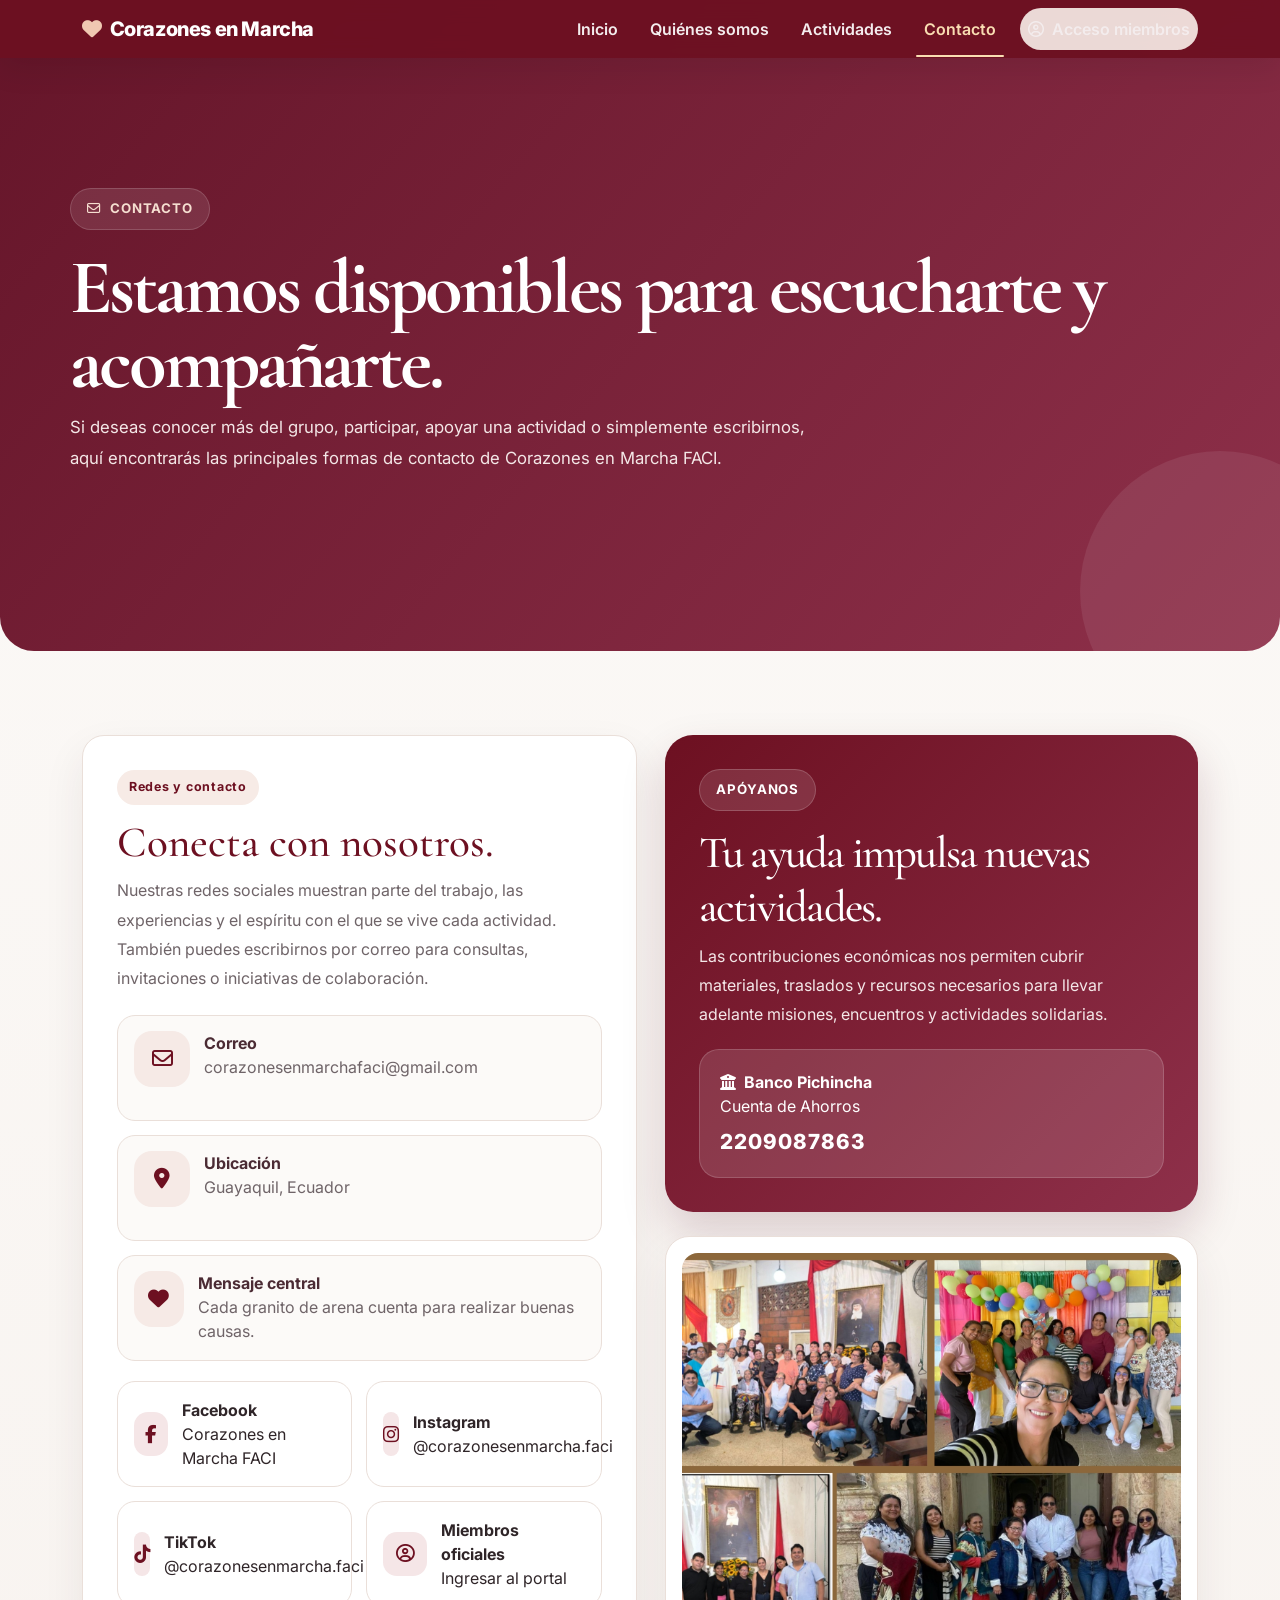
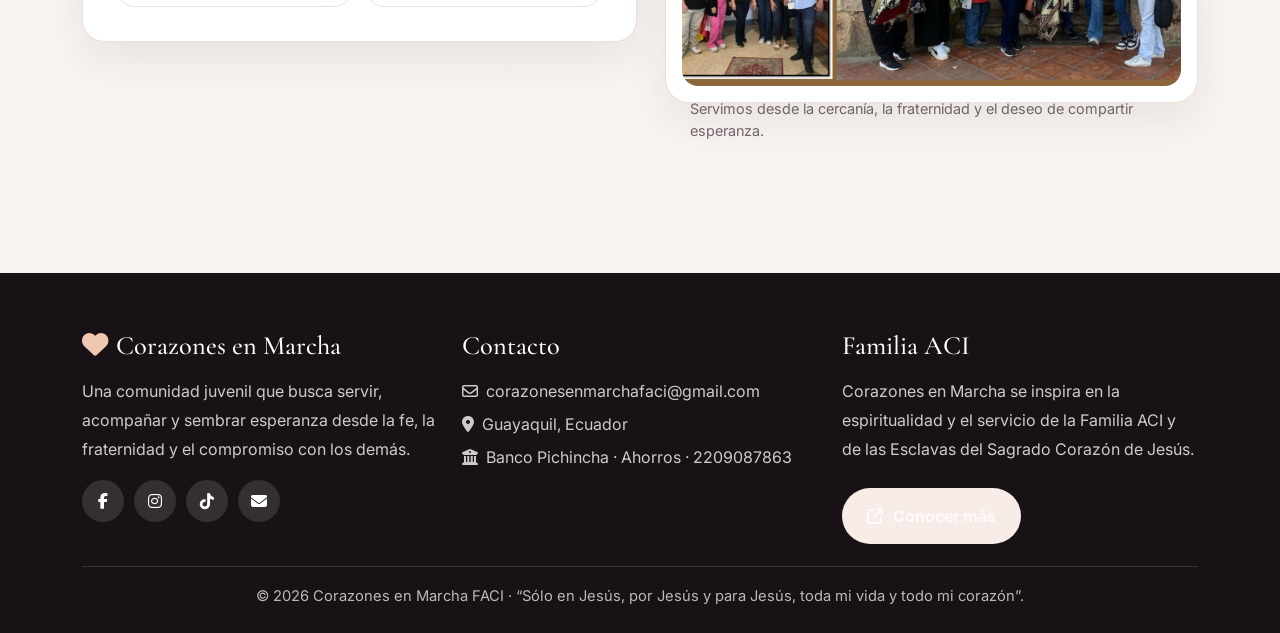
<file: CEM FACI V7 14-10-2026/contacto.html>
<!DOCTYPE html>
<html lang="es">
<head>
  
  <meta charset="UTF-8">
  <meta name="viewport" content="width=device-width, initial-scale=1.0">
  <link href="https://cdn.jsdelivr.net/npm/bootstrap@5.3.3/dist/css/bootstrap.min.css" rel="stylesheet">
  <link rel="stylesheet" href="https://cdnjs.cloudflare.com/ajax/libs/font-awesome/6.5.2/css/all.min.css">
  <link href="https://fonts.googleapis.com/css2?family=Cormorant+Garamond:wght@500;600;700&family=Inter:wght@300;400;500;600;700;800&family=Libre+Baskerville:wght@400;700&display=swap" rel="stylesheet">
  <link rel="stylesheet" href="premium-refine.css">

  <title>Corazones en Marcha FACI · Contacto</title>
</head>
<body>
  
<nav class="navbar navbar-expand-lg fixed-top site-nav navbar-dark">
  <div class="container">
    <a class="navbar-brand" href="index.html"><i class="fa-solid fa-heart me-2" style="color:#f0c8b2"></i>Corazones en Marcha</a>
    <button class="navbar-toggler" type="button" data-bs-toggle="collapse" data-bs-target="#menuPrincipal" aria-controls="menuPrincipal" aria-expanded="false" aria-label="Abrir menú">
      <span class="navbar-toggler-icon"></span>
    </button>
    <div class="collapse navbar-collapse" id="menuPrincipal">
      <ul class="navbar-nav ms-auto align-items-lg-center">
        <li class="nav-item"><a class="nav-link" href="index.html">Inicio</a></li>
        <li class="nav-item"><a class="nav-link" href="quienes-somos.html">Quiénes somos</a></li>
        <li class="nav-item"><a class="nav-link" href="actividades.html">Actividades</a></li>
        <li class="nav-item"><a class="nav-link active" href="contacto.html">Contacto</a></li>
        <li class="nav-item"><a class="nav-link login-chip" href="acceso.html"><i class="fa-regular fa-circle-user me-1"></i> Acceso miembros</a></li>
      </ul>
    </div>
  </div>
</nav>


  <header class="page-hero">
    <div class="container hero-wrap">
      <span class="hero-kicker"><i class="fa-regular fa-envelope"></i> Contacto</span>
      <h1>Estamos disponibles para escucharte y acompañarte.</h1>
      <p>Si deseas conocer más del grupo, participar, apoyar una actividad o simplemente escribirnos, aquí encontrarás las principales formas de contacto de Corazones en Marcha FACI.</p>
    </div>
  </header>

  <section class="section-space">
    <div class="container">
      <div class="contact-grid">
        <article class="contact-card-refined">
          <span class="eyebrow-soft">Redes y contacto</span>
          <h3 style="font-family:'Cormorant Garamond',serif;font-size:2.7rem;color:var(--brand)">Conecta con nosotros.</h3>
          <p class="contact-text">Nuestras redes sociales muestran parte del trabajo, las experiencias y el espíritu con el que se vive cada actividad. También puedes escribirnos por correo para consultas, invitaciones o iniciativas de colaboración.</p>

          <div class="contact-list">
            <div class="contact-item"><div class="contact-icon-badge"><i class="fa-regular fa-envelope"></i></div><div><strong>Correo</strong><a href="mailto:corazonesenmarchafaci@gmail.com">corazonesenmarchafaci@gmail.com</a></div></div>
            <div class="contact-item"><div class="contact-icon-badge"><i class="fa-solid fa-location-dot"></i></div><div><strong>Ubicación</strong><span>Guayaquil, Ecuador</span></div></div>
            <div class="contact-item"><div class="contact-icon-badge"><i class="fa-solid fa-heart"></i></div><div><strong>Mensaje central</strong><span>Cada granito de arena cuenta para realizar buenas causas.</span></div></div>
          </div>

          <div class="social-grid">
            <a class="social-card" href="https://www.facebook.com/profile.php?id=61576822238864" target="_blank"><i class="fa-brands fa-facebook-f"></i><div><strong>Facebook</strong><div>Corazones en Marcha FACI</div></div></a>
            <a class="social-card" href="https://www.instagram.com/corazonesenmarcha.faci" target="_blank"><i class="fa-brands fa-instagram"></i><div><strong>Instagram</strong><div>@corazonesenmarcha.faci</div></div></a>
            <a class="social-card" href="https://www.tiktok.com/@corazonesenmarcha.faci" target="_blank"><i class="fa-brands fa-tiktok"></i><div><strong>TikTok</strong><div>@corazonesenmarcha.faci</div></div></a>
            <a class="social-card" href="acceso.html"><i class="fa-regular fa-circle-user"></i><div><strong>Miembros oficiales</strong><div>Ingresar al portal</div></div></a>
          </div>
        </article>

        <div class="d-grid gap-4">
          <aside class="donation-panel">
            <span class="mini-kicker" style="background:rgba(255,255,255,.12);border-color:rgba(255,255,255,.18);color:#fff">Apóyanos</span>
            <h2 style="font-family:'Cormorant Garamond',serif;font-size:2.8rem;letter-spacing:-.04em;margin:16px 0 8px">Tu ayuda impulsa nuevas actividades.</h2>
            <p>Las contribuciones económicas nos permiten cubrir materiales, traslados y recursos necesarios para llevar adelante misiones, encuentros y actividades solidarias.</p>
            <div class="bank-box">
              <div><i class="fa-solid fa-building-columns me-2"></i><strong>Banco Pichincha</strong></div>
              <div>Cuenta de Ahorros</div>
              <div class="account-number mt-2">2209087863</div>
            </div>
          </aside>

          <figure class="image-side-card">
            <img src="img/COLLAGE 1.jpg" alt="Integrantes de Corazones en Marcha">
            <figcaption>Servimos desde la cercanía, la fraternidad y el deseo de compartir esperanza.</figcaption>
          </figure>
        </div>
      </div>
    </div>
  </section>

  
<footer class="footer-refined">
  <div class="container">
    <div class="row g-4">
      <div class="col-lg-4">
        <h5><i class="fa-solid fa-heart me-2" style="color:#f0c8b2"></i>Corazones en Marcha</h5>
        <p>Una comunidad juvenil que busca servir, acompañar y sembrar esperanza desde la fe, la fraternidad y el compromiso con los demás.</p>
        <div class="footer-social mt-3">
          <a href="https://www.facebook.com/profile.php?id=61576822238864" target="_blank" aria-label="Facebook"><i class="fa-brands fa-facebook-f"></i></a>
          <a href="https://www.instagram.com/corazonesenmarcha.faci" target="_blank" aria-label="Instagram"><i class="fa-brands fa-instagram"></i></a>
          <a href="https://www.tiktok.com/@corazonesenmarcha.faci" target="_blank" aria-label="TikTok"><i class="fa-brands fa-tiktok"></i></a>
          <a href="mailto:corazonesenmarchafaci@gmail.com" aria-label="Correo"><i class="fa-solid fa-envelope"></i></a>
        </div>
      </div>
      <div class="col-lg-4">
        <h5>Contacto</h5>
        <p class="mb-1"><i class="fa-regular fa-envelope me-2"></i>corazonesenmarchafaci@gmail.com</p>
        <p class="mb-1"><i class="fa-solid fa-location-dot me-2"></i>Guayaquil, Ecuador</p>
        <p class="mb-0"><i class="fa-solid fa-building-columns me-2"></i>Banco Pichincha · Ahorros · 2209087863</p>
      </div>
      <div class="col-lg-4">
        <h5>Familia ACI</h5>
        <p>Corazones en Marcha se inspira en la espiritualidad y el servicio de la Familia ACI y de las Esclavas del Sagrado Corazón de Jesús.</p>
        <a href="https://www.familiaaci.com/" target="_blank" class="btn-soft mt-2"><i class="fa-solid fa-arrow-up-right-from-square"></i> Conocer más</a>
      </div>
    </div>
    <div class="footer-bottom text-center">© 2026 Corazones en Marcha FACI · “Sólo en Jesús, por Jesús y para Jesús, toda mi vida y todo mi corazón”.</div>
  </div>
</footer>

  <script src="https://cdn.jsdelivr.net/npm/bootstrap@5.3.3/dist/js/bootstrap.bundle.min.js"></script>
</body>
</html>
</file>
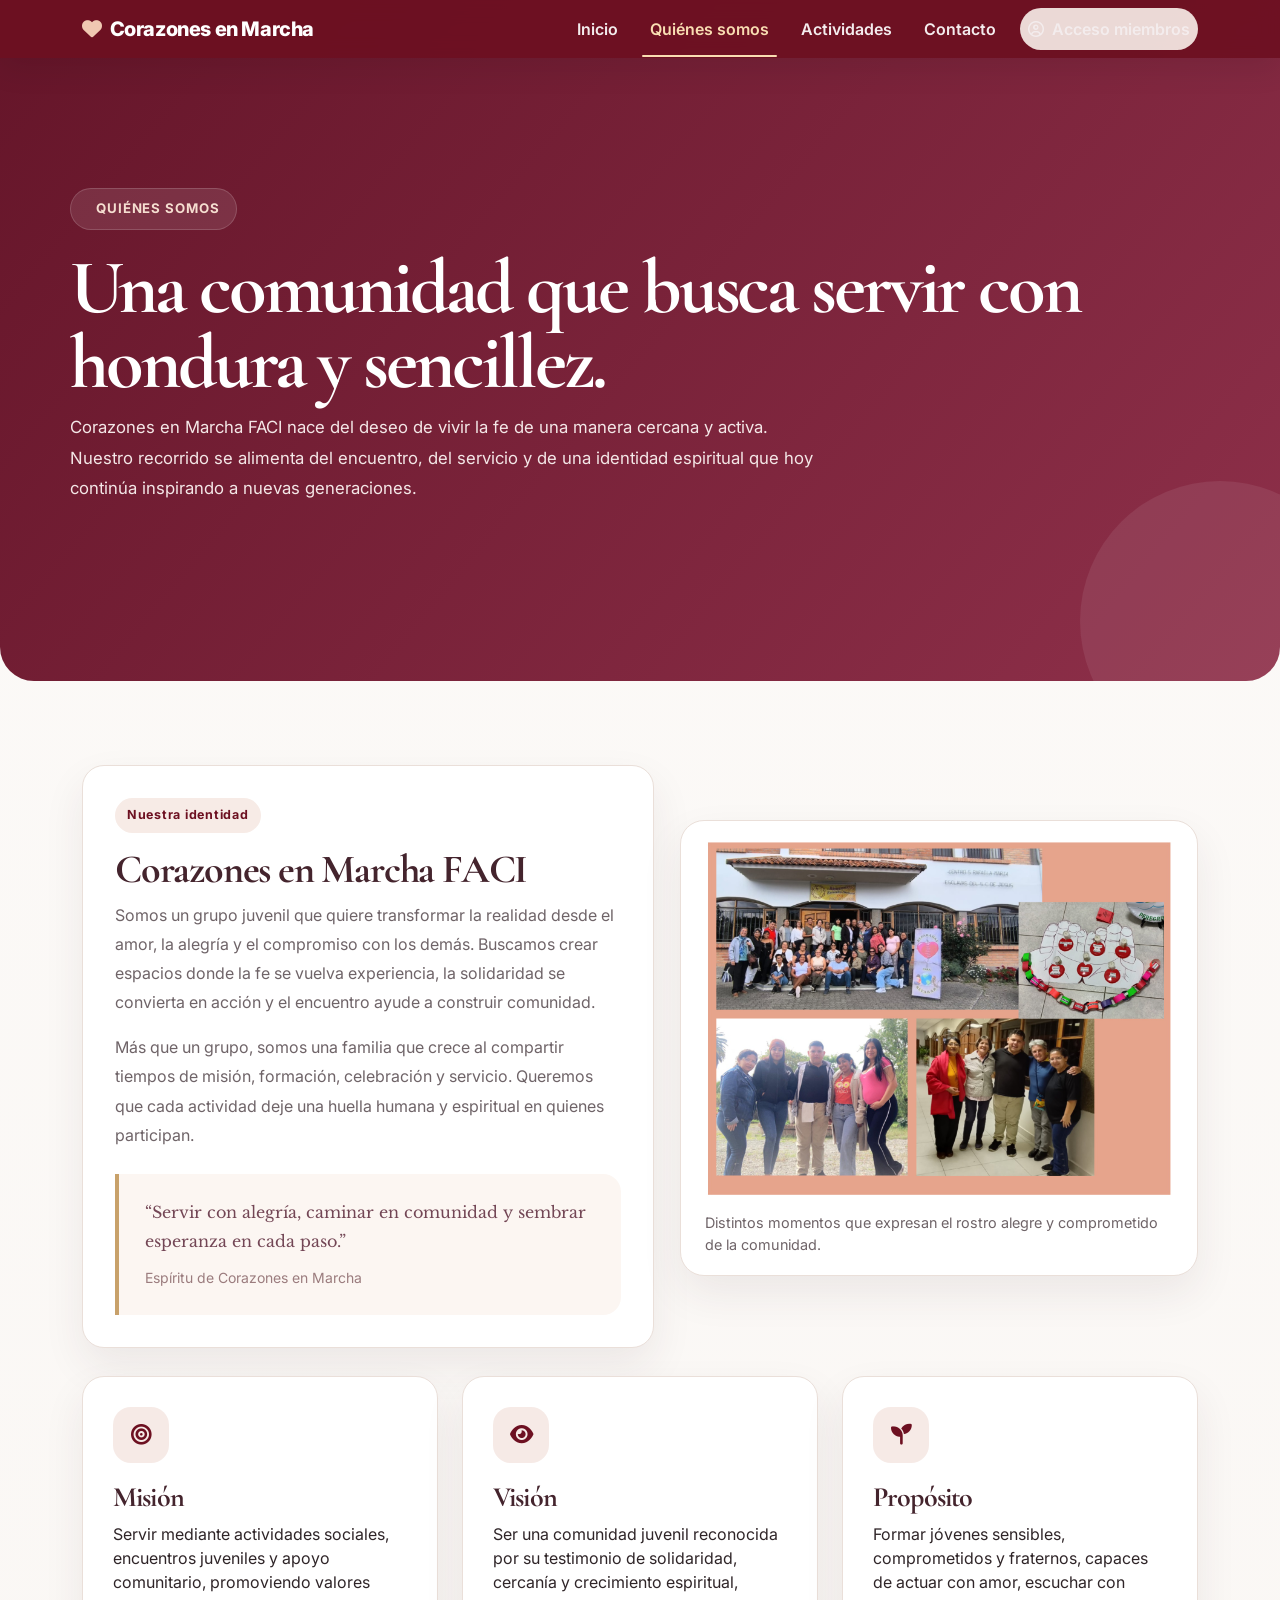
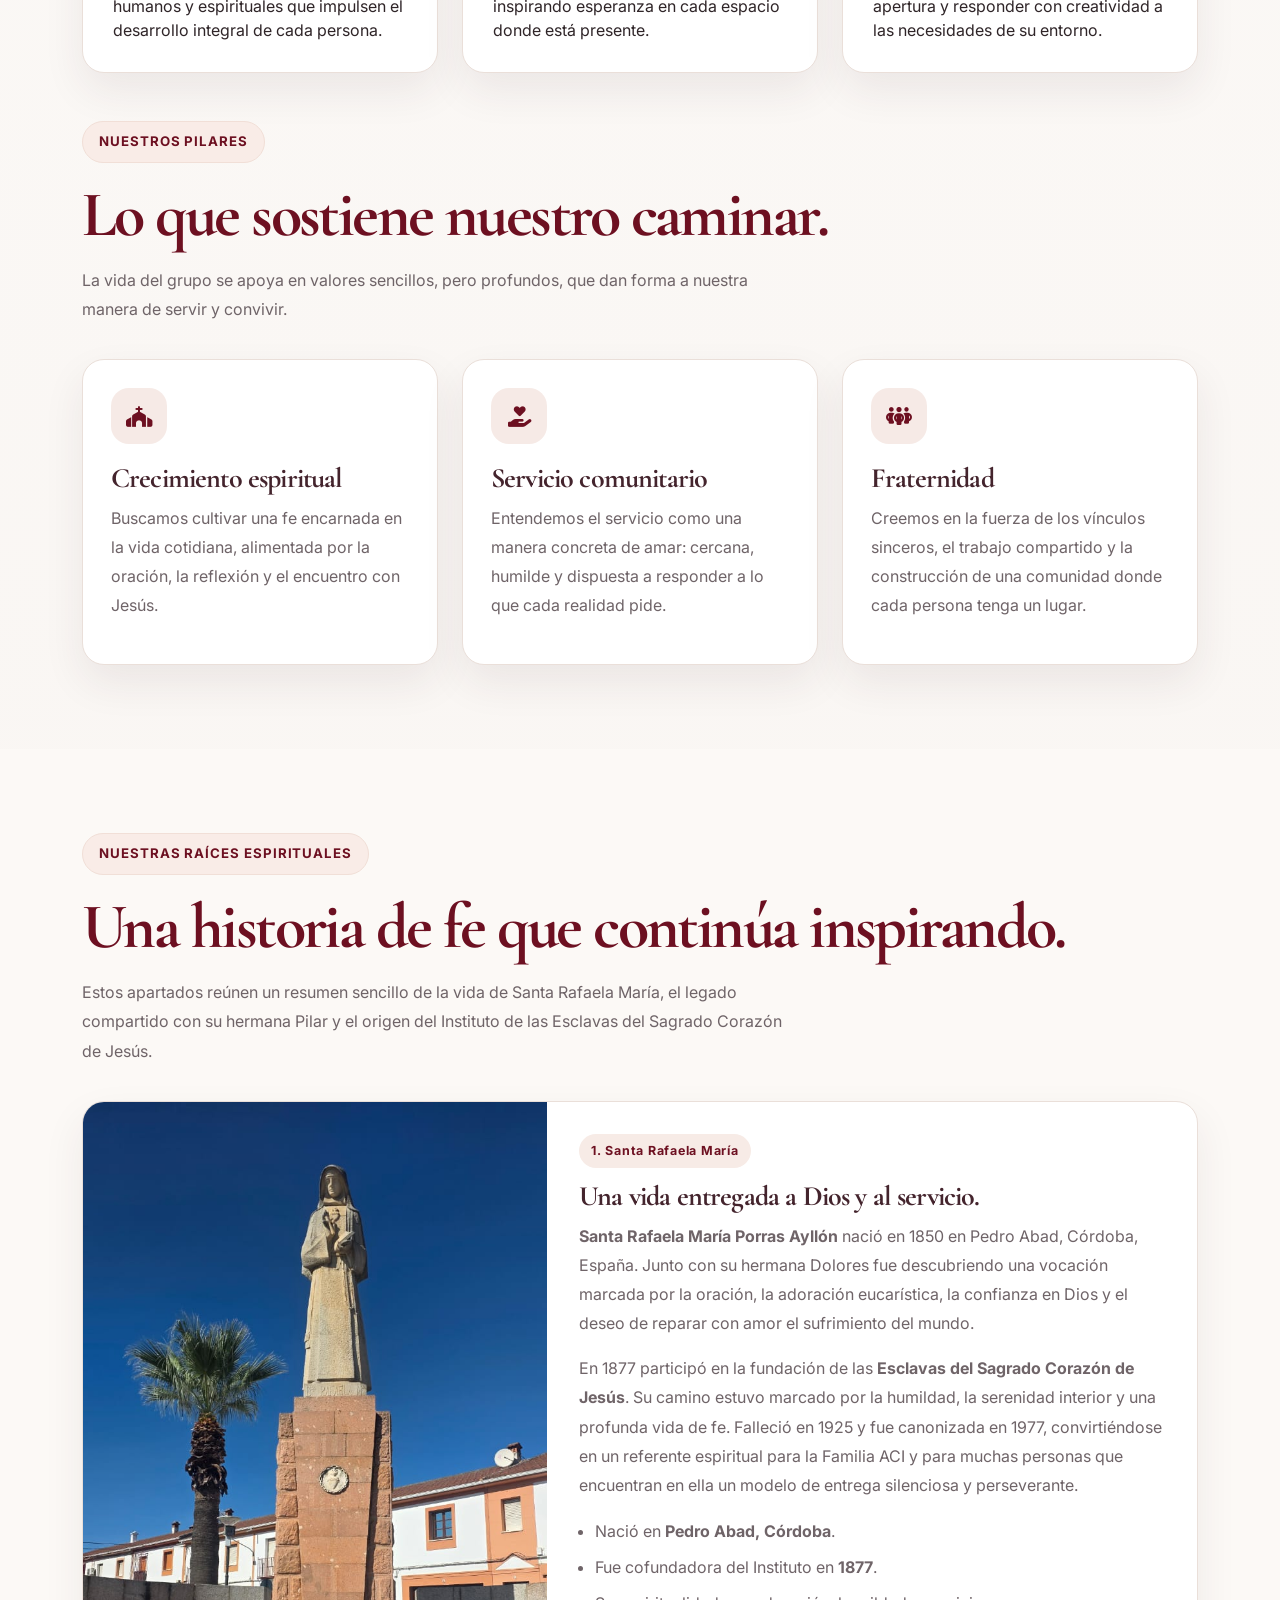
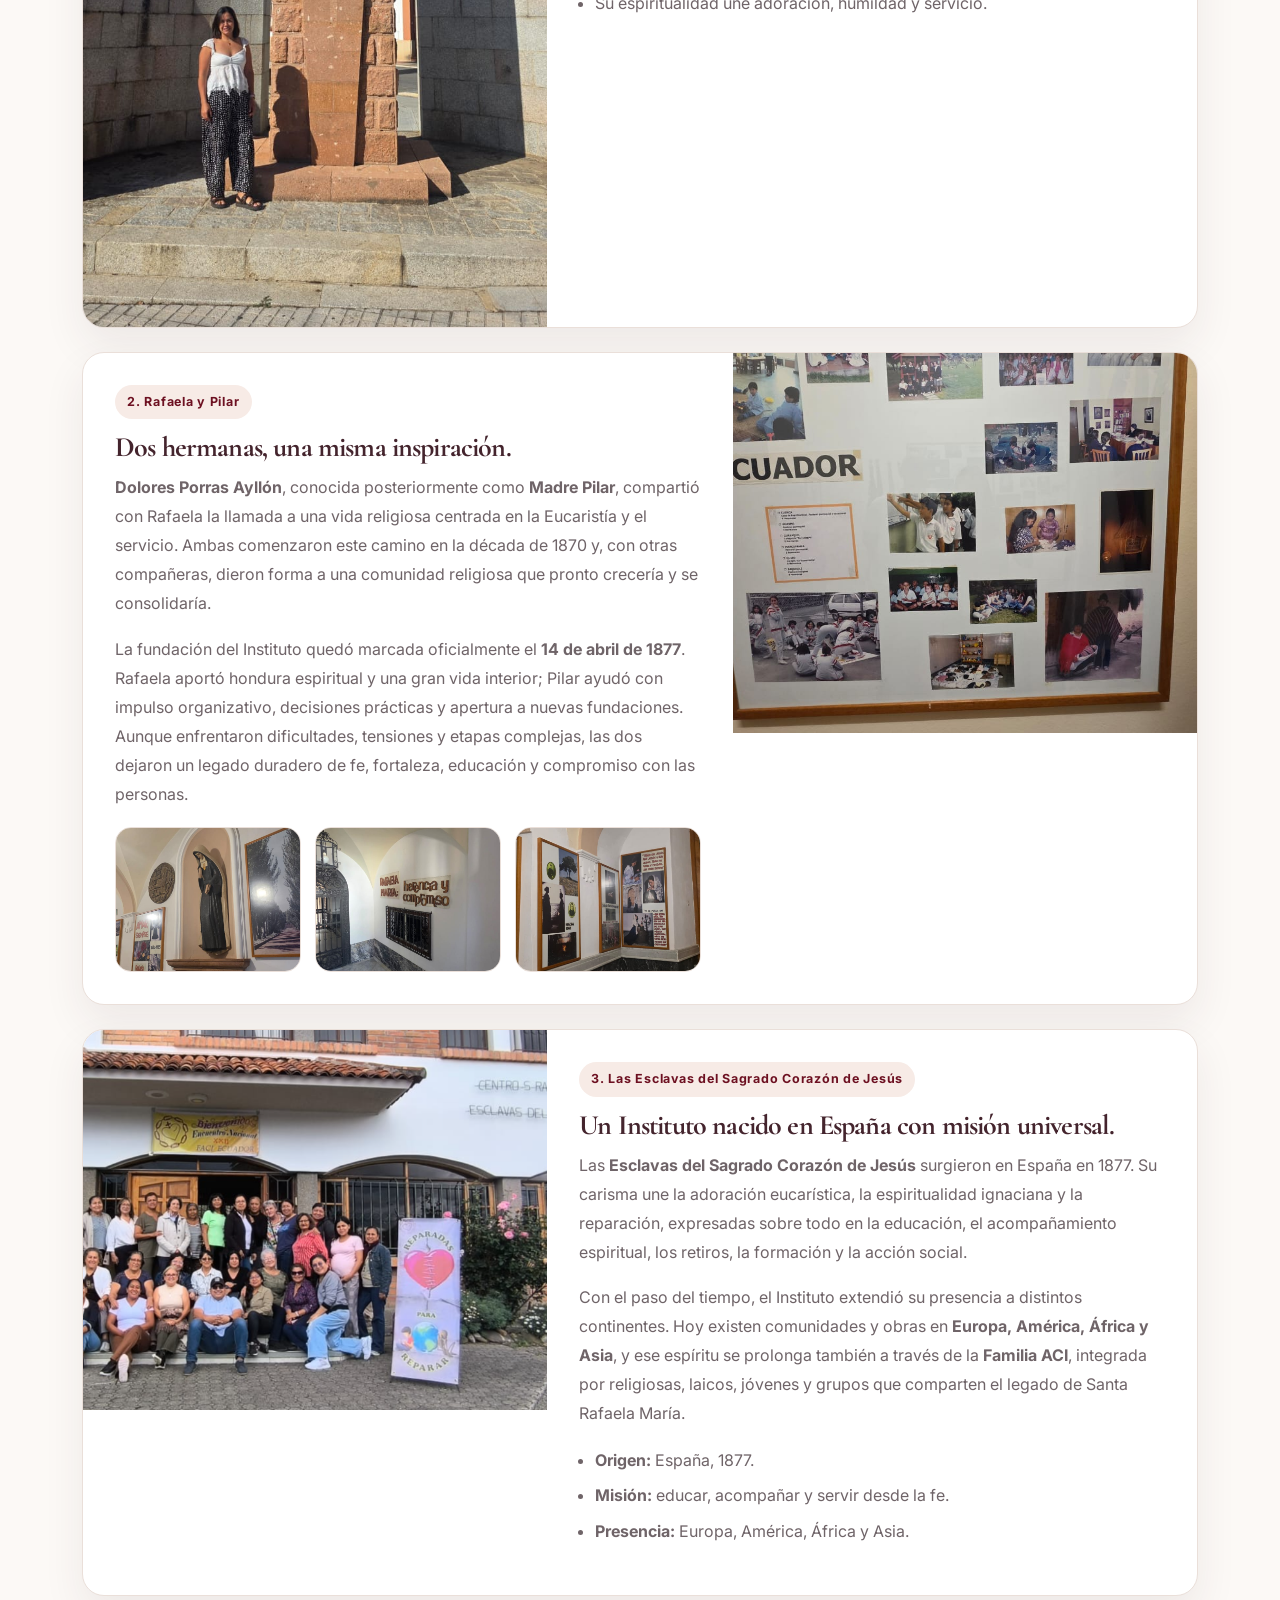
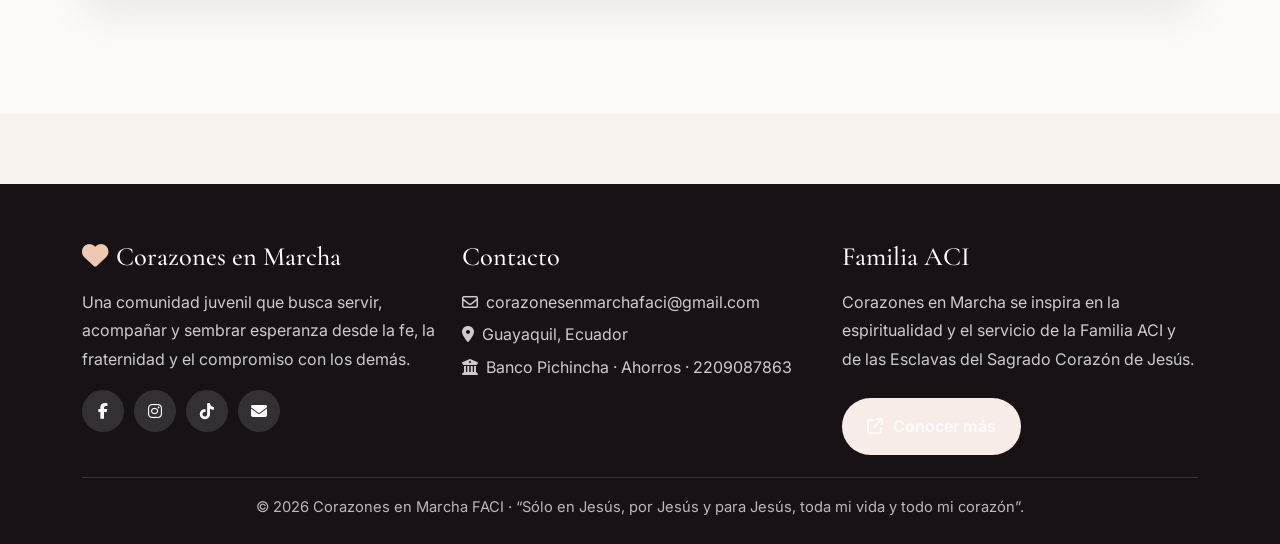
<file: CEM FACI V7 14-10-2026/quienes-somos.html>
<!DOCTYPE html>
<html lang="es">
<head>
  
  <meta charset="UTF-8">
  <meta name="viewport" content="width=device-width, initial-scale=1.0">
  <link href="https://cdn.jsdelivr.net/npm/bootstrap@5.3.3/dist/css/bootstrap.min.css" rel="stylesheet">
  <link rel="stylesheet" href="https://cdnjs.cloudflare.com/ajax/libs/font-awesome/6.5.2/css/all.min.css">
  <link href="https://fonts.googleapis.com/css2?family=Cormorant+Garamond:wght@500;600;700&family=Inter:wght@300;400;500;600;700;800&family=Libre+Baskerville:wght@400;700&display=swap" rel="stylesheet">
  <link rel="stylesheet" href="premium-refine.css">

  <title>Corazones en Marcha FACI · Quiénes somos</title>
</head>
<body>
  
<nav class="navbar navbar-expand-lg fixed-top site-nav navbar-dark">
  <div class="container">
    <a class="navbar-brand" href="index.html"><i class="fa-solid fa-heart me-2" style="color:#f0c8b2"></i>Corazones en Marcha</a>
    <button class="navbar-toggler" type="button" data-bs-toggle="collapse" data-bs-target="#menuPrincipal" aria-controls="menuPrincipal" aria-expanded="false" aria-label="Abrir menú">
      <span class="navbar-toggler-icon"></span>
    </button>
    <div class="collapse navbar-collapse" id="menuPrincipal">
      <ul class="navbar-nav ms-auto align-items-lg-center">
        <li class="nav-item"><a class="nav-link" href="index.html">Inicio</a></li>
        <li class="nav-item"><a class="nav-link active" href="quienes-somos.html">Quiénes somos</a></li>
        <li class="nav-item"><a class="nav-link" href="actividades.html">Actividades</a></li>
        <li class="nav-item"><a class="nav-link" href="contacto.html">Contacto</a></li>
        <li class="nav-item"><a class="nav-link login-chip" href="acceso.html"><i class="fa-regular fa-circle-user me-1"></i> Acceso miembros</a></li>
      </ul>
    </div>
  </div>
</nav>


  <header class="page-hero">
    <div class="container hero-wrap">
      <span class="hero-kicker"><i class="fa-solid fa-book-open-heart"></i> Quiénes somos</span>
      <h1>Una comunidad que busca servir con hondura y sencillez.</h1>
      <p>Corazones en Marcha FACI nace del deseo de vivir la fe de una manera cercana y activa. Nuestro recorrido se alimenta del encuentro, del servicio y de una identidad espiritual que hoy continúa inspirando a nuevas generaciones.</p>
    </div>
  </header>

  <section class="section-space">
    <div class="container">
      <div class="timeline-row">
        <div class="history-card">
          <div class="history-content">
            <span class="eyebrow-soft">Nuestra identidad</span>
            <h3 style="font-size:2.5rem">Corazones en Marcha FACI</h3>
            <p>Somos un grupo juvenil que quiere transformar la realidad desde el amor, la alegría y el compromiso con los demás. Buscamos crear espacios donde la fe se vuelva experiencia, la solidaridad se convierta en acción y el encuentro ayude a construir comunidad.</p>
            <p>Más que un grupo, somos una familia que crece al compartir tiempos de misión, formación, celebración y servicio. Queremos que cada actividad deje una huella humana y espiritual en quienes participan.</p>
            <div class="quote-strip mt-4">“Servir con alegría, caminar en comunidad y sembrar esperanza en cada paso.”<small>Espíritu de Corazones en Marcha</small></div>
          </div>
        </div>
        <figure class="image-side-card">
          <img src="img/COLLAGE-3.jpg" alt="Corazones en Marcha FACI en diferentes actividades">
          <figcaption>Distintos momentos que expresan el rostro alegre y comprometido de la comunidad.</figcaption>
        </figure>
      </div>

      <div class="mission-grid mt-4">
        <article class="value-card-refined">
          <div class="value-icon-refined"><i class="fa-solid fa-bullseye"></i></div>
          <h3>Misión</h3>
          <p>Servir mediante actividades sociales, encuentros juveniles y apoyo comunitario, promoviendo valores humanos y espirituales que impulsen el desarrollo integral de cada persona.</p>
        </article>
        <article class="value-card-refined">
          <div class="value-icon-refined"><i class="fa-solid fa-eye"></i></div>
          <h3>Visión</h3>
          <p>Ser una comunidad juvenil reconocida por su testimonio de solidaridad, cercanía y crecimiento espiritual, inspirando esperanza en cada espacio donde está presente.</p>
        </article>
        <article class="value-card-refined">
          <div class="value-icon-refined"><i class="fa-solid fa-seedling"></i></div>
          <h3>Propósito</h3>
          <p>Formar jóvenes sensibles, comprometidos y fraternos, capaces de actuar con amor, escuchar con apertura y responder con creatividad a las necesidades de su entorno.</p>
        </article>
      </div>

      <div class="section-heading mt-5">
        <span class="mini-kicker">Nuestros pilares</span>
        <h2>Lo que sostiene nuestro caminar.</h2>
        <p>La vida del grupo se apoya en valores sencillos, pero profundos, que dan forma a nuestra manera de servir y convivir.</p>
      </div>
      <div class="story-grid">
        <article class="story-card">
          <div class="icon-badge"><i class="fa-solid fa-church"></i></div>
          <h3>Crecimiento espiritual</h3>
          <p>Buscamos cultivar una fe encarnada en la vida cotidiana, alimentada por la oración, la reflexión y el encuentro con Jesús.</p>
        </article>
        <article class="story-card">
          <div class="icon-badge"><i class="fa-solid fa-hand-holding-heart"></i></div>
          <h3>Servicio comunitario</h3>
          <p>Entendemos el servicio como una manera concreta de amar: cercana, humilde y dispuesta a responder a lo que cada realidad pide.</p>
        </article>
        <article class="story-card">
          <div class="icon-badge"><i class="fa-solid fa-people-group"></i></div>
          <h3>Fraternidad</h3>
          <p>Creemos en la fuerza de los vínculos sinceros, el trabajo compartido y la construcción de una comunidad donde cada persona tenga un lugar.</p>
        </article>
      </div>
    </div>
  </section>

  <section class="section-space section-soft" id="nuestras-raices">
    <div class="container">
      <div class="section-heading">
        <span class="mini-kicker">Nuestras raíces espirituales</span>
        <h2>Una historia de fe que continúa inspirando.</h2>
        <p>Estos apartados reúnen un resumen sencillo de la vida de Santa Rafaela María, el legado compartido con su hermana Pilar y el origen del Instituto de las Esclavas del Sagrado Corazón de Jesús.</p>
      </div>

      <article class="history-card activity-highlight mb-4" id="santa-rafaela">
        <div class="row g-0 align-items-stretch">
          <div class="col-lg-5 history-media"><img src="img/CASA RAFAELA EN PEDRO ABAD 6.jpeg" alt="Casa de Santa Rafaela María en Pedro Abad"></div>
          <div class="col-lg-7 history-content">
            <span class="eyebrow-soft">1. Santa Rafaela María</span>
            <h3>Una vida entregada a Dios y al servicio.</h3>
            <p><strong>Santa Rafaela María Porras Ayllón</strong> nació en 1850 en Pedro Abad, Córdoba, España. Junto con su hermana Dolores fue descubriendo una vocación marcada por la oración, la adoración eucarística, la confianza en Dios y el deseo de reparar con amor el sufrimiento del mundo.</p>
            <p>En 1877 participó en la fundación de las <strong>Esclavas del Sagrado Corazón de Jesús</strong>. Su camino estuvo marcado por la humildad, la serenidad interior y una profunda vida de fe. Falleció en 1925 y fue canonizada en 1977, convirtiéndose en un referente espiritual para la Familia ACI y para muchas personas que encuentran en ella un modelo de entrega silenciosa y perseverante.</p>
            <ul class="soft-list">
              <li>Nació en <strong>Pedro Abad, Córdoba</strong>.</li>
              <li>Fue cofundadora del Instituto en <strong>1877</strong>.</li>
              <li>Su espiritualidad une adoración, humildad y servicio.</li>
            </ul>
          </div>
        </div>
      </article>

      <article class="history-card activity-highlight mb-4" id="legado-hermanas">
        <div class="row g-0 align-items-stretch flex-lg-row-reverse">
          <div class="col-lg-5 history-media"><img src="img/CASA RAFAELA EN PEDRO ABAD 1.jpeg" alt="Espacio vinculado a la memoria de Santa Rafaela y Madre Pilar"></div>
          <div class="col-lg-7 history-content">
            <span class="eyebrow-soft">2. Rafaela y Pilar</span>
            <h3>Dos hermanas, una misma inspiración.</h3>
            <p><strong>Dolores Porras Ayllón</strong>, conocida posteriormente como <strong>Madre Pilar</strong>, compartió con Rafaela la llamada a una vida religiosa centrada en la Eucaristía y el servicio. Ambas comenzaron este camino en la década de 1870 y, con otras compañeras, dieron forma a una comunidad religiosa que pronto crecería y se consolidaría.</p>
            <p>La fundación del Instituto quedó marcada oficialmente el <strong>14 de abril de 1877</strong>. Rafaela aportó hondura espiritual y una gran vida interior; Pilar ayudó con impulso organizativo, decisiones prácticas y apertura a nuevas fundaciones. Aunque enfrentaron dificultades, tensiones y etapas complejas, las dos dejaron un legado duradero de fe, fortaleza, educación y compromiso con las personas.</p>
            <div class="gallery-strip">
              <img src="img/CASA RAFAELA EN PEDRO ABAD 2.jpeg" alt="Casa de Rafaela 2">
              <img src="img/CASA RAFAELA EN PEDRO ABAD 3.jpeg" alt="Casa de Rafaela 3">
              <img src="img/CASA RAFAELA EN PEDRO ABAD 5.jpeg" alt="Casa de Rafaela 5">
            </div>
          </div>
        </div>
      </article>

      <article class="history-card activity-highlight" id="esclavas-aci">
        <div class="row g-0 align-items-stretch">
          <div class="col-lg-5 history-media"><img src="img/ENCUENTRO GRUPO FACI NACIONAL 2025.png" alt="Familia ACI en encuentro comunitario"></div>
          <div class="col-lg-7 history-content">
            <span class="eyebrow-soft">3. Las Esclavas del Sagrado Corazón de Jesús</span>
            <h3>Un Instituto nacido en España con misión universal.</h3>
            <p>Las <strong>Esclavas del Sagrado Corazón de Jesús</strong> surgieron en España en 1877. Su carisma une la adoración eucarística, la espiritualidad ignaciana y la reparación, expresadas sobre todo en la educación, el acompañamiento espiritual, los retiros, la formación y la acción social.</p>
            <p>Con el paso del tiempo, el Instituto extendió su presencia a distintos continentes. Hoy existen comunidades y obras en <strong>Europa, América, África y Asia</strong>, y ese espíritu se prolonga también a través de la <strong>Familia ACI</strong>, integrada por religiosas, laicos, jóvenes y grupos que comparten el legado de Santa Rafaela María.</p>
            <ul class="soft-list">
              <li><strong>Origen:</strong> España, 1877.</li>
              <li><strong>Misión:</strong> educar, acompañar y servir desde la fe.</li>
              <li><strong>Presencia:</strong> Europa, América, África y Asia.</li>
            </ul>
          </div>
        </div>
      </article>
    </div>
  </section>

  
<footer class="footer-refined">
  <div class="container">
    <div class="row g-4">
      <div class="col-lg-4">
        <h5><i class="fa-solid fa-heart me-2" style="color:#f0c8b2"></i>Corazones en Marcha</h5>
        <p>Una comunidad juvenil que busca servir, acompañar y sembrar esperanza desde la fe, la fraternidad y el compromiso con los demás.</p>
        <div class="footer-social mt-3">
          <a href="https://www.facebook.com/profile.php?id=61576822238864" target="_blank" aria-label="Facebook"><i class="fa-brands fa-facebook-f"></i></a>
          <a href="https://www.instagram.com/corazonesenmarcha.faci" target="_blank" aria-label="Instagram"><i class="fa-brands fa-instagram"></i></a>
          <a href="https://www.tiktok.com/@corazonesenmarcha.faci" target="_blank" aria-label="TikTok"><i class="fa-brands fa-tiktok"></i></a>
          <a href="mailto:corazonesenmarchafaci@gmail.com" aria-label="Correo"><i class="fa-solid fa-envelope"></i></a>
        </div>
      </div>
      <div class="col-lg-4">
        <h5>Contacto</h5>
        <p class="mb-1"><i class="fa-regular fa-envelope me-2"></i>corazonesenmarchafaci@gmail.com</p>
        <p class="mb-1"><i class="fa-solid fa-location-dot me-2"></i>Guayaquil, Ecuador</p>
        <p class="mb-0"><i class="fa-solid fa-building-columns me-2"></i>Banco Pichincha · Ahorros · 2209087863</p>
      </div>
      <div class="col-lg-4">
        <h5>Familia ACI</h5>
        <p>Corazones en Marcha se inspira en la espiritualidad y el servicio de la Familia ACI y de las Esclavas del Sagrado Corazón de Jesús.</p>
        <a href="https://www.familiaaci.com/" target="_blank" class="btn-soft mt-2"><i class="fa-solid fa-arrow-up-right-from-square"></i> Conocer más</a>
      </div>
    </div>
    <div class="footer-bottom text-center">© 2026 Corazones en Marcha FACI · “Sólo en Jesús, por Jesús y para Jesús, toda mi vida y todo mi corazón”.</div>
  </div>
</footer>

  <script src="https://cdn.jsdelivr.net/npm/bootstrap@5.3.3/dist/js/bootstrap.bundle.min.js"></script>
</body>
</html>
</file>
<file: CEM FACI V7 14-10-2026/premium-refine.css>
:root{
  --bg:#f7f2ee;
  --bg-soft:#fcf9f6;
  --surface:#ffffff;
  --surface-2:#fbf7f3;
  --ink:#2f2528;
  --muted:#6f6468;
  --brand:#6d1021;
  --brand-2:#8d2740;
  --accent:#c8a16a;
  --line:#eadfd9;
  --shadow:0 18px 42px rgba(68,34,45,.08);
  --radius-xl:30px;
  --radius-lg:22px;
  --radius-md:16px;
}
*{box-sizing:border-box}
html{scroll-behavior:smooth}
body{
  margin:0;
  font-family:'Inter',system-ui,sans-serif;
  color:var(--ink);
  background:linear-gradient(180deg,#fcfaf8 0%,#f7f2ee 100%);
  overflow-x:hidden;
}
a{text-decoration:none}
img{max-width:100%;display:block}
.section-space{padding:84px 0}
.section-space-sm{padding:60px 0}
.section-soft{background:var(--bg-soft)}
.container-narrow{max-width:1020px;margin:auto}
.site-nav{
  background:rgba(109,16,33,.94);
  backdrop-filter:blur(10px);
  box-shadow:0 12px 30px rgba(0,0,0,.08);
}
.site-nav .navbar-brand,.site-nav .nav-link{color:#fff!important}
.site-nav .navbar-brand{
  font-weight:800;
  letter-spacing:-.02em;
}
.site-nav .nav-link{
  margin-left:1rem;
  font-weight:600;
  opacity:.92;
  position:relative;
}
.site-nav .nav-link.active,.site-nav .nav-link:hover{color:#f9ddb2!important;opacity:1}
.site-nav .nav-link.active::after{
  content:'';position:absolute;left:0;bottom:-8px;width:100%;height:2px;background:#f9ddb2;border-radius:20px;
}
.page-hero,.home-hero{
  position:relative;
  padding-top:116px;
}
.home-hero{
  min-height:92vh;
  display:flex;
  align-items:center;
  background:
    linear-gradient(110deg,rgba(38,18,24,.88) 0%,rgba(38,18,24,.72) 38%,rgba(38,18,24,.22) 100%),
    url('img/COLLAGE COMPARTIR GRUPO.jpg') center/cover no-repeat;
  color:#fff;
}
.hero-wrap{padding:72px 0 86px}
.hero-kicker,.mini-kicker{
  display:inline-flex;align-items:center;gap:.55rem;
  padding:10px 16px;border-radius:999px;
  background:rgba(255,255,255,.1);
  border:1px solid rgba(255,255,255,.16);
  color:#f5ded0;font-size:.83rem;font-weight:700;letter-spacing:.07em;text-transform:uppercase;
}
.home-hero h1,.page-hero h1,.display-title{
  font-family:'Cormorant Garamond',serif;
  font-weight:700;
  letter-spacing:-.04em;
  line-height:.98;
}
.home-hero h1{font-size:clamp(3.2rem,7vw,5.7rem);max-width:760px;margin:22px 0 18px}
.home-hero p{max-width:650px;font-size:1.08rem;line-height:1.85;color:#f4ebe6}
.hero-actions{display:flex;gap:14px;flex-wrap:wrap;margin-top:28px}
.btn-brand,.btn-light-ghost,.btn-outline-brand,.btn-soft{
  display:inline-flex;align-items:center;justify-content:center;gap:.65rem;
  border-radius:999px;padding:13px 24px;font-weight:700;transition:.25s ease;
  border:1px solid transparent;
}
.btn-brand{background:var(--brand);color:#fff;box-shadow:0 10px 24px rgba(109,16,33,.18)}
.btn-brand:hover{background:var(--brand-2);color:#fff;transform:translateY(-2px)}
.btn-light-ghost{background:rgba(255,255,255,.08);color:#fff;border-color:rgba(255,255,255,.18)}
.btn-light-ghost:hover{background:#fff;color:var(--brand)}
.btn-outline-brand{border-color:var(--brand);color:var(--brand);background:transparent}
.btn-outline-brand:hover{background:var(--brand);color:#fff}
.btn-soft{background:#f7ece8;color:var(--brand)}
.btn-soft:hover{background:#efdfd9;color:var(--brand)}
.hero-aside-card{
  margin-top:32px;max-width:420px;background:rgba(255,255,255,.1);border:1px solid rgba(255,255,255,.16);
  backdrop-filter:blur(5px);padding:18px;border-radius:20px;
}
.hero-aside-card .tiny-label{font-size:.78rem;text-transform:uppercase;letter-spacing:.09em;color:#f1cbab;font-weight:700}
.hero-aside-card strong{display:block;font-size:1.08rem;margin:.35rem 0 .45rem;color:#fff}
.hero-aside-card p{font-size:.95rem;line-height:1.65;margin:0;color:#f3ece8}
.metrics-band{
  margin-top:-42px;position:relative;z-index:3;
}
.metrics-shell{
  background:#fff;border:1px solid var(--line);border-radius:26px;box-shadow:var(--shadow);padding:28px 14px;
}
.metric-box{padding:14px 20px;text-align:center}
.metric-value{
  display:block;font-family:'Cormorant Garamond',serif;font-size:2.5rem;font-weight:700;color:var(--brand);line-height:1;
}
.metric-label{font-size:.95rem;color:var(--muted);margin-top:.45rem}
.section-heading{margin-bottom:34px}
.section-heading .mini-kicker{background:#f9ece7;border-color:#f1dfd7;color:var(--brand)}
.section-heading h2{
  font-family:'Cormorant Garamond',serif;font-size:clamp(2.25rem,5vw,4rem);font-weight:700;letter-spacing:-.04em;
  margin:14px 0 12px;color:var(--brand)
}
.section-heading p{max-width:720px;color:var(--muted);line-height:1.85;font-size:1rem}
.card-elevated,.feature-card,.info-card,.story-card,.contact-card-refined,.value-card-refined,.history-card{
  background:var(--surface);
  border:1px solid var(--line);
  border-radius:var(--radius-lg);
  box-shadow:var(--shadow);
}
.feature-card{height:100%;overflow:hidden;transition:.25s ease}
.feature-card:hover,.story-card:hover,.history-card:hover{transform:translateY(-6px)}
.feature-card img{height:240px;object-fit:cover;width:100%}
.feature-card .content{padding:24px}
.feature-tag{display:inline-block;padding:7px 12px;border-radius:999px;background:#f6e8e6;color:var(--brand);font-size:.78rem;font-weight:700;letter-spacing:.05em;margin-bottom:12px}
.feature-card h3,.story-card h3,.value-card-refined h3,.history-card h3{font-family:'Cormorant Garamond',serif;font-weight:700;letter-spacing:-.03em;color:#44242d}
.feature-card h3{font-size:2rem;margin-bottom:10px}
.feature-card p,.story-card p,.history-card p,.contact-text,.lead-soft,.activity-copy p{color:var(--muted);line-height:1.82}
.photo-mosaic{display:grid;grid-template-columns:1.2fr .8fr;gap:18px}
.photo-stack{display:grid;gap:18px}
.photo-frame{border-radius:24px;overflow:hidden;box-shadow:var(--shadow);border:1px solid var(--line);height:100%}
.photo-frame img{width:100%;height:100%;object-fit:cover}
.photo-frame.tall{min-height:470px}
.photo-frame.short{min-height:225px}
.story-card{padding:28px;height:100%}
.story-card .icon-badge,.value-icon-refined,.contact-icon-badge{
  width:56px;height:56px;border-radius:18px;display:flex;align-items:center;justify-content:center;
  background:#f6eae6;color:var(--brand);font-size:1.3rem;margin-bottom:18px
}
.story-grid{display:grid;grid-template-columns:repeat(3,minmax(0,1fr));gap:24px}
.dual-panel{display:grid;grid-template-columns:1.06fr .94fr;gap:28px;align-items:stretch}
.panel-copy{padding:38px}
.panel-copy h3{font-family:'Cormorant Garamond',serif;font-size:2.35rem;color:var(--brand);margin-bottom:14px}
.quote-strip{padding:24px 26px;border-left:4px solid var(--accent);background:#fcf6f2;border-radius:0 18px 18px 0;color:#734655;font-family:'Libre Baskerville',serif;font-size:1rem;line-height:1.8}
.quote-strip small{display:block;margin-top:10px;font-family:'Inter',sans-serif;color:#9b7c7e}
.mission-grid{display:grid;grid-template-columns:repeat(3,minmax(0,1fr));gap:24px}
.value-card-refined{padding:30px}
.value-card-refined p:last-child{margin-bottom:0}
.value-icon-refined{margin-bottom:18px}
.page-hero{
  background:linear-gradient(130deg,#651529,#8e304a);
  color:#fff;
  padding-bottom:76px;
  border-bottom-left-radius:34px;
  border-bottom-right-radius:34px;
  overflow:hidden;
}
.page-hero::after{
  content:'';position:absolute;right:-80px;bottom:-80px;width:280px;height:280px;border-radius:50%;background:rgba(255,255,255,.08)
}
.page-hero h1{font-size:clamp(3rem,6vw,4.8rem);margin:20px 0 12px}
.page-hero p{max-width:760px;color:#f4e7e7;line-height:1.8;font-size:1.05rem}
.image-side-card{padding:16px;background:#fff;border:1px solid var(--line);border-radius:24px;box-shadow:var(--shadow)}
.image-side-card img{border-radius:16px;height:100%;width:100%;object-fit:cover}
.image-side-card figcaption{font-size:.9rem;color:var(--muted);padding:12px 8px 4px}
.timeline-row{display:grid;grid-template-columns:1.05fr .95fr;gap:26px;align-items:center;margin-bottom:28px}
.history-card{overflow:hidden}
.history-card .history-content{padding:32px}
.history-card .history-media{height:100%}
.history-card .history-media img{height:100%;min-height:330px;width:100%;object-fit:cover}
.eyebrow-soft{display:inline-block;padding:8px 12px;border-radius:999px;background:#f7ebe6;color:var(--brand);font-size:.78rem;font-weight:700;letter-spacing:.06em;margin-bottom:12px}
.soft-list{padding-left:1rem;color:var(--muted);line-height:1.9}
.soft-list li{margin-bottom:.35rem}
.gallery-strip{display:grid;grid-template-columns:repeat(3,minmax(0,1fr));gap:14px;margin-top:18px}
.gallery-strip img{width:100%;height:145px;object-fit:cover;border-radius:16px;border:1px solid var(--line)}
.activity-highlight{margin-bottom:34px}
.activity-highlight .history-media img{min-height:380px}
.video-grid{display:grid;grid-template-columns:repeat(3,minmax(0,1fr));gap:24px}
.video-card-refined{background:#fff;border:1px solid var(--line);border-radius:22px;box-shadow:var(--shadow);overflow:hidden}
.video-card-refined iframe{width:100%;aspect-ratio:16/10;border:0}
.video-card-refined .caption{padding:18px 18px 20px;font-weight:700;color:#55333d}
.contact-grid{display:grid;grid-template-columns:1.02fr .98fr;gap:28px;align-items:start}
.contact-card-refined{padding:34px}
.contact-list{display:grid;gap:14px;margin-top:22px}
.contact-item{display:flex;gap:14px;padding:15px 16px;border:1px solid var(--line);border-radius:18px;background:#fcfaf8}
.contact-item strong{display:block;color:#4b2b34}
.contact-item span,.contact-item a{color:var(--muted)}
.social-grid{display:grid;grid-template-columns:repeat(2,minmax(0,1fr));gap:14px;margin-top:20px}
.social-card{display:flex;align-items:center;gap:14px;padding:16px;border-radius:18px;background:#fff;border:1px solid var(--line);color:var(--ink);transition:.2s}
.social-card:hover{transform:translateY(-3px);color:var(--brand)}
.social-card i{width:44px;height:44px;border-radius:14px;display:flex;align-items:center;justify-content:center;font-size:1.15rem;background:#f5e6e7;color:var(--brand)}
.donation-panel{padding:34px;background:linear-gradient(135deg,#6d1021,#8e304a);color:#fff;border-radius:28px;box-shadow:0 20px 44px rgba(85,18,38,.18)}
.donation-panel p{color:#f4e7e8;line-height:1.8}
.bank-box{margin-top:20px;padding:20px;border-radius:20px;background:rgba(255,255,255,.12);border:1px solid rgba(255,255,255,.16)}
.bank-box .account-number{font-size:1.3rem;font-weight:800;letter-spacing:.05em}
.footer-refined{background:#181216;color:#fff;padding:58px 0 26px;margin-top:70px}
.footer-refined h5{font-family:'Cormorant Garamond',serif;font-size:1.65rem;margin-bottom:14px}
.footer-refined p,.footer-refined a,.footer-refined li{color:rgba(255,255,255,.78);line-height:1.8}
.footer-refined a:hover{color:#fff}
.footer-social{display:flex;gap:10px;flex-wrap:wrap}
.footer-social a{width:42px;height:42px;border-radius:50%;display:flex;align-items:center;justify-content:center;background:rgba(255,255,255,.12);color:#fff}
.footer-bottom{margin-top:22px;padding-top:18px;border-top:1px solid rgba(255,255,255,.14);font-size:.92rem;color:rgba(255,255,255,.7)}
.login-chip{padding:.55rem .9rem;border-radius:999px;background:#f7ebe6;color:var(--brand)!important}
.compact-bullets{display:grid;gap:12px;margin-top:18px}
.compact-bullets div{padding:12px 14px;border-radius:16px;background:#fcfaf8;border:1px solid var(--line);color:var(--muted)}
.small-separator{width:76px;height:2px;background:#caa16d;border-radius:999px;margin:16px 0 22px}
@media (max-width:991px){
  .story-grid,.mission-grid,.video-grid,.contact-grid,.timeline-row,.dual-panel{grid-template-columns:1fr}
  .photo-mosaic{grid-template-columns:1fr}
  .gallery-strip{grid-template-columns:repeat(2,minmax(0,1fr))}
  .home-hero{min-height:auto}
  .metrics-band{margin-top:0;padding-top:30px}
  .page-hero{border-bottom-left-radius:26px;border-bottom-right-radius:26px}
}
@media (max-width:767px){
  .site-nav .nav-link{margin-left:0;margin-top:.3rem}
  .home-hero h1{font-size:3.4rem}
  .page-hero h1{font-size:3rem}
  .section-space{padding:68px 0}
  .hero-wrap{padding:52px 0 68px}
  .gallery-strip{grid-template-columns:1fr}
  .social-grid,.story-grid,.mission-grid,.video-grid{grid-template-columns:1fr}
  .metrics-shell{padding:18px 8px}
}
</file>
